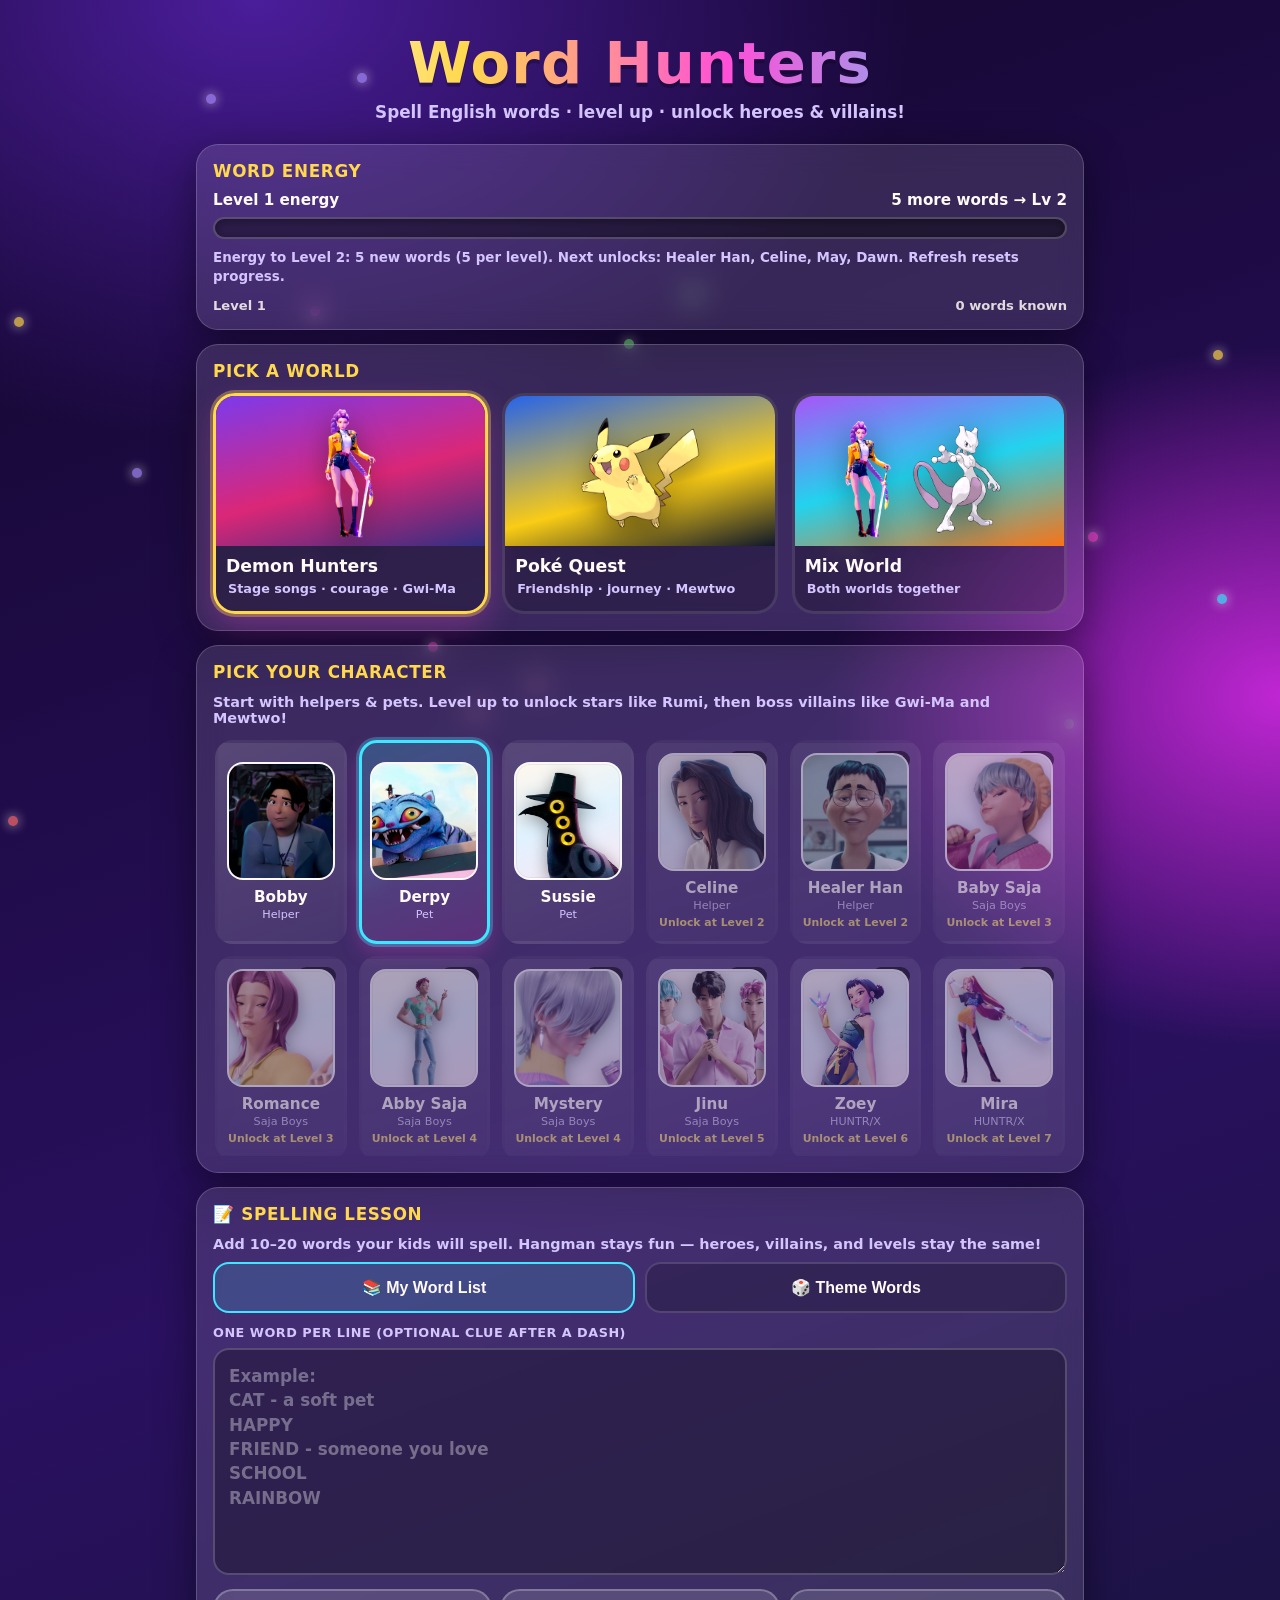
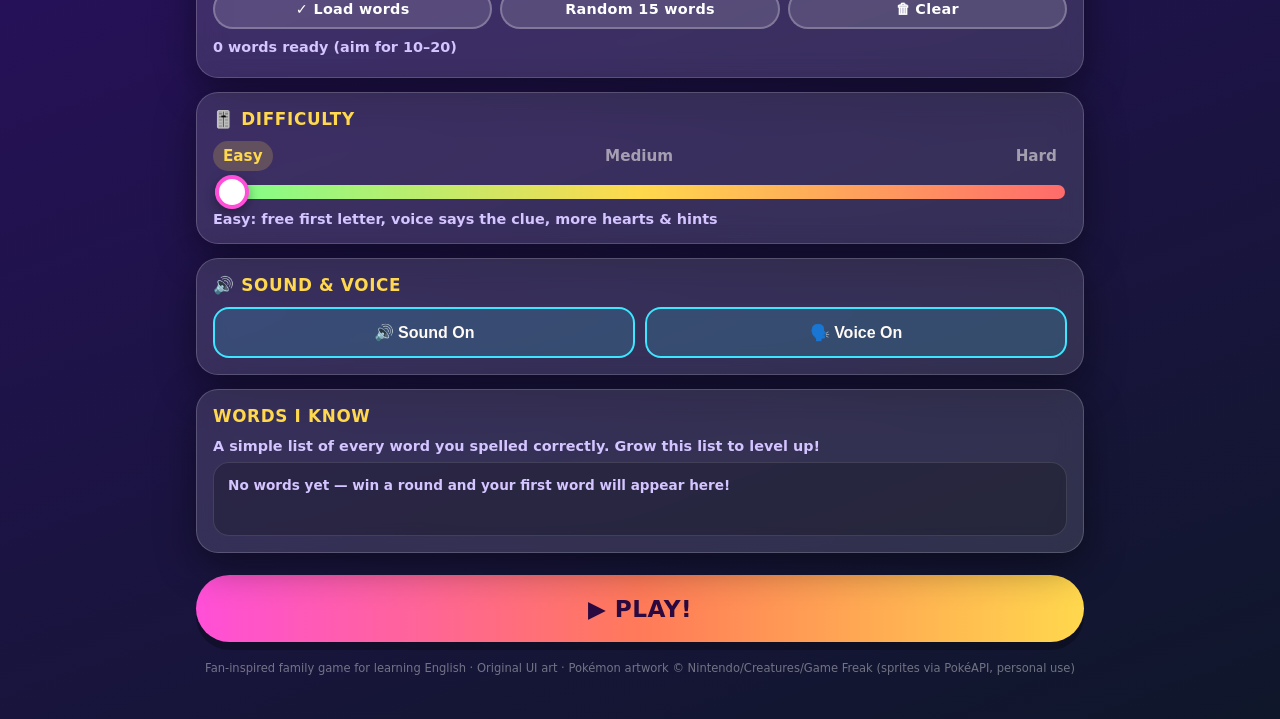
<file: index.html>
<!DOCTYPE html>
<html lang="en">
<head>
  <meta charset="UTF-8" />
  <meta name="viewport" content="width=device-width, initial-scale=1" />
  <meta name="theme-color" content="#1a0a3e" />
  <meta name="apple-mobile-web-app-capable" content="yes" />
  <meta name="apple-mobile-web-app-status-bar-style" content="black-translucent" />
  <meta name="apple-mobile-web-app-title" content="Word Hunters" />
  <title>Word Hunters</title>
  <link rel="apple-touch-icon" sizes="180x180" href="/Hangman/icons/apple-touch-icon.png" />
  <link rel="icon" type="image/png" sizes="32x32" href="/Hangman/icons/favicon-32.png" />
  <link rel="manifest" href="/Hangman/manifest.webmanifest" />
  <!-- Fallback if rewrites are not applied; primary path is vercel.json rewrite to /Hangman/ -->
  <meta http-equiv="refresh" content="0; url=/Hangman/" />
  <script>location.replace('/Hangman/');</script>
</head>
<body>
  <p>Loading <a href="/Hangman/">Word Hunters</a>…</p>
</body>
</html>
</file>
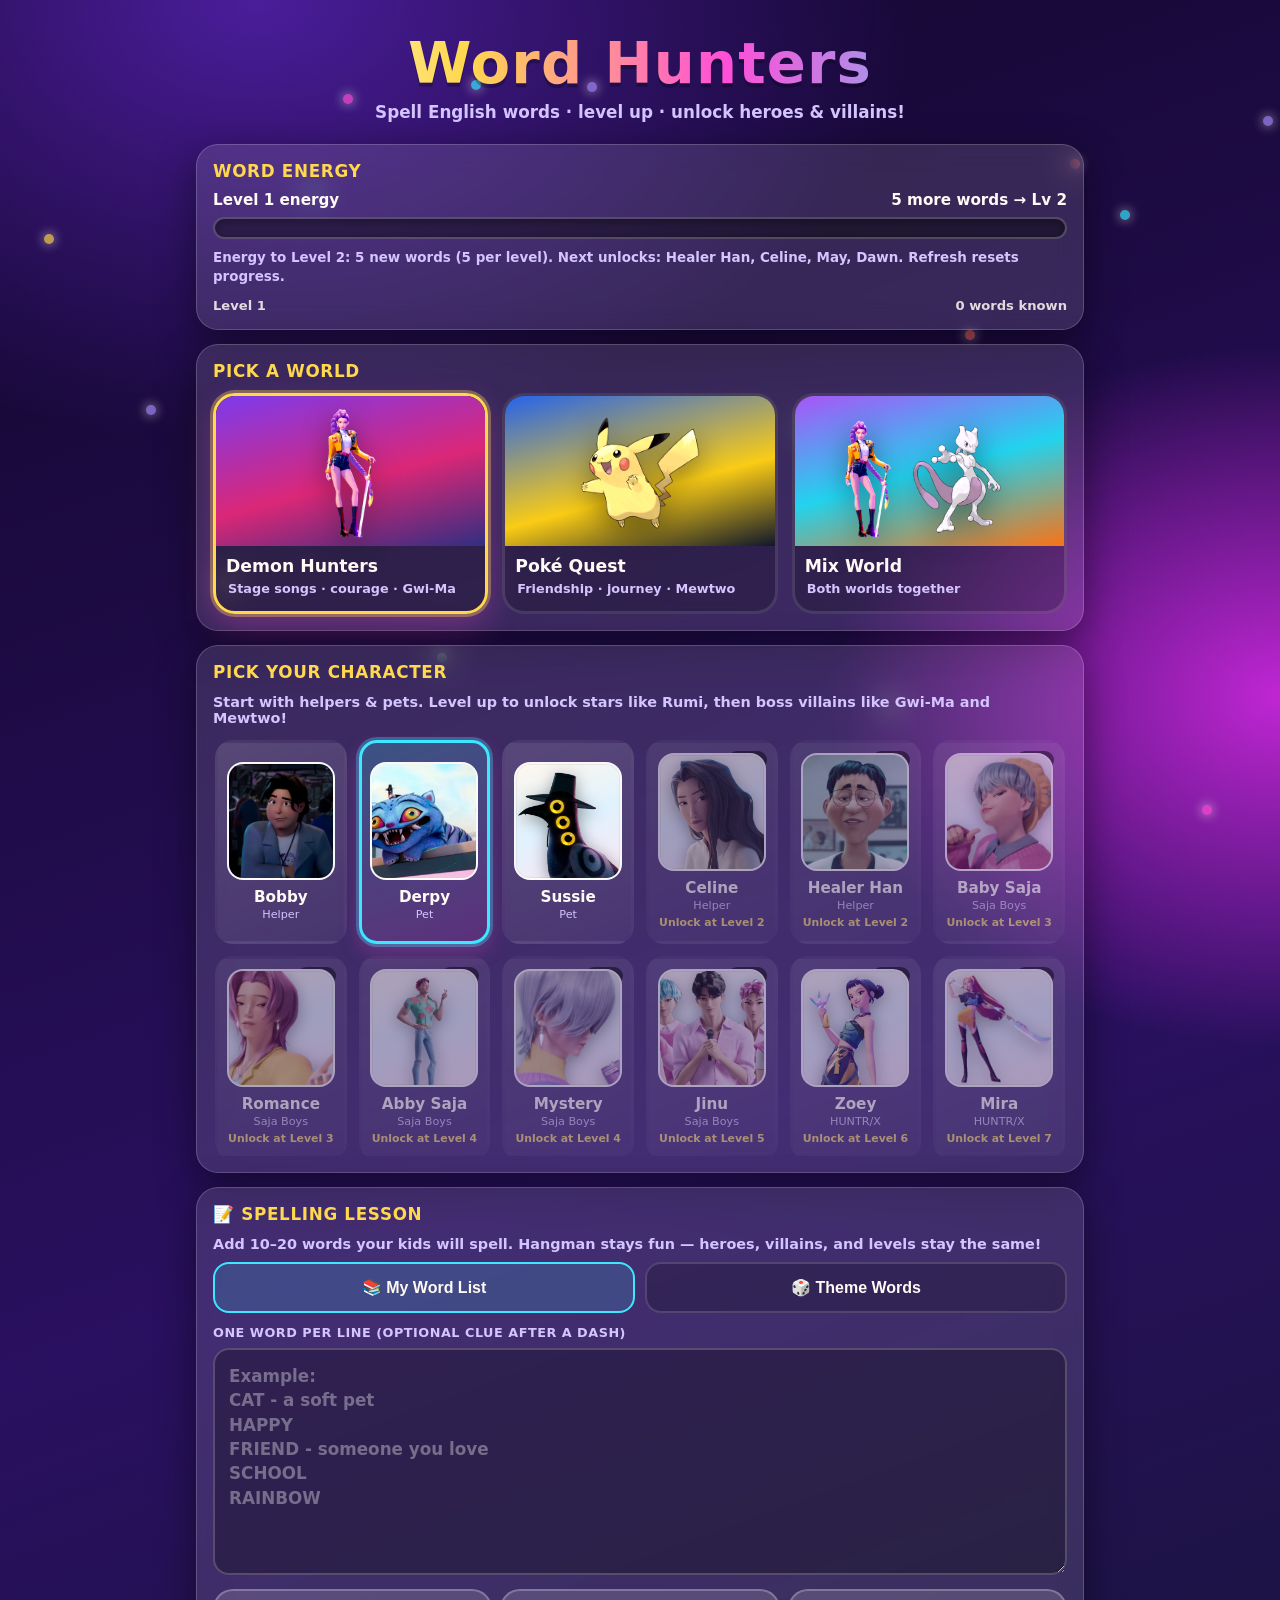
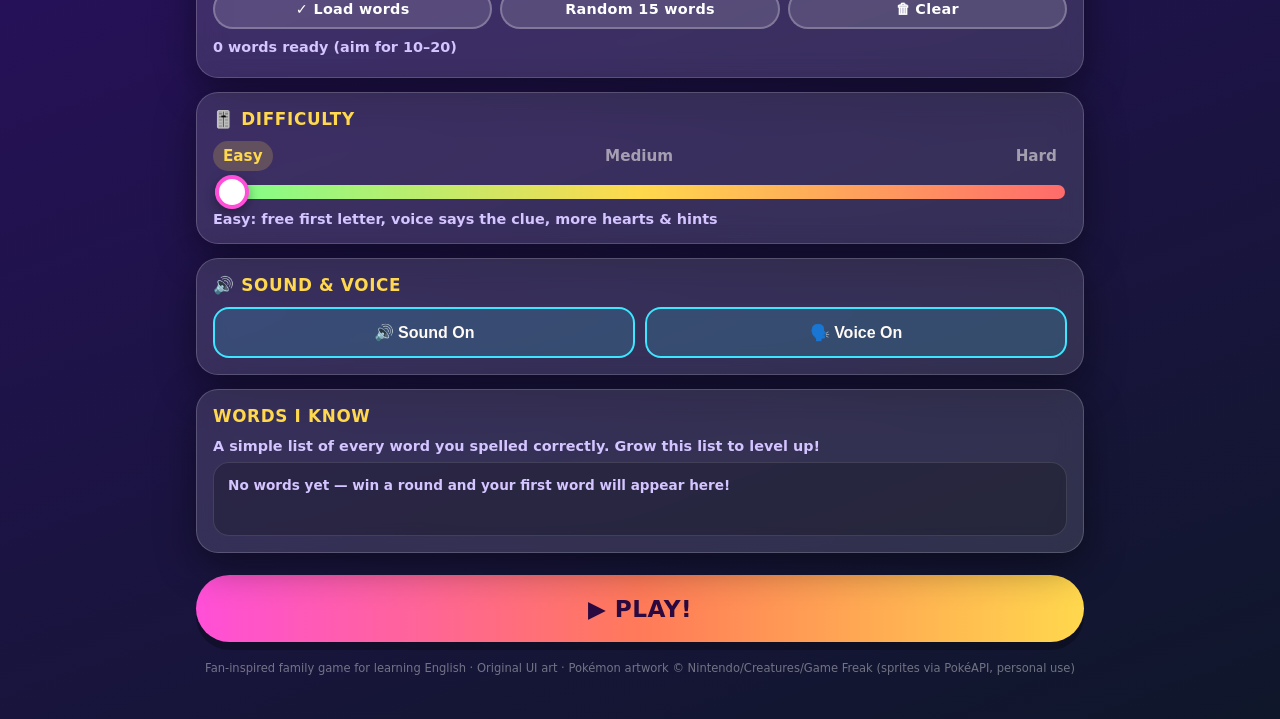
<file: Hangman/index.html>
<!DOCTYPE html>
<html lang="en">
<head>
<meta charset="UTF-8" />
<meta name="viewport" content="width=device-width, initial-scale=1, maximum-scale=1, user-scalable=no, viewport-fit=cover" />
<meta name="theme-color" content="#1a0a3e" />
<meta name="apple-mobile-web-app-capable" content="yes" />
<meta name="apple-mobile-web-app-status-bar-style" content="black-translucent" />
<meta name="apple-mobile-web-app-title" content="Word Hunters" />
<title>Word Hunters — Spelling Hangman</title>
<link rel="apple-touch-icon" sizes="180x180" href="icons/apple-touch-icon.png" />
<link rel="icon" type="image/png" sizes="32x32" href="icons/favicon-32.png" />
<link rel="manifest" href="manifest.webmanifest" />
<link rel="stylesheet" href="styles-full.css" />
</head>
<body>

<div class="fx-layer" id="fx" aria-hidden="true"></div>
<canvas id="confetti"></canvas>

<div class="app">
  <!-- ========== HOME ========== -->
  <section class="screen active" id="screen-home" aria-label="Home">
    <div class="logo-wrap">
      <div class="logo">Word Hunters</div>
      <p class="tagline">Spell English words · level up · unlock heroes &amp; villains!</p>
    </div>

    <!-- Energy / level-up bar (always visible) -->
    <div class="panel energy-panel" id="energy-panel">
      <h2>Word Energy</h2>
      <div class="level-meta">
        <span id="energy-label">Level 1 energy</span>
        <span id="energy-next">5 more words → Lv 2</span>
      </div>
      <div class="energy-track" aria-hidden="true">
        <div class="energy-fill" id="energy-fill"></div>
      </div>
      <p class="level-hint" id="energy-hint">Spell new words to fill the energy bar and unlock stronger characters!</p>
      <div class="level-meta subtle">
        <span id="level-label">Level 1</span>
        <span id="words-known-label">0 words known</span>
      </div>
      <div class="level-track hidden-track" aria-hidden="true"><div class="level-fill" id="level-fill"></div></div>
      <p class="level-hint" id="level-hint" hidden></p>
    </div>

    <div class="panel">
      <h2>Pick a World</h2>
      <div class="worlds" role="radiogroup" aria-label="World">
        <button type="button" class="world-card selected" data-world="demon" role="radio" aria-checked="true">
          <span class="world-thumb world-thumb-demon">
            <img src="images/rumi.png" alt="Demon Hunters" />
          </span>
          <span class="name">Demon Hunters</span>
          <span class="desc">Stage songs · courage · Gwi-Ma</span>
        </button>
        <button type="button" class="world-card" data-world="poke" role="radio" aria-checked="false">
          <span class="world-thumb world-thumb-poke">
            <img src="images/pikachu.png" alt="Poké Quest" />
          </span>
          <span class="name">Poké Quest</span>
          <span class="desc">Friendship · journey · Mewtwo</span>
        </button>
        <button type="button" class="world-card" data-world="mix" role="radio" aria-checked="false">
          <span class="world-thumb world-thumb-mix">
            <img class="mix-a" src="images/rumi.png" alt="" />
            <img class="mix-b" src="images/mewtwo.png" alt="" />
          </span>
          <span class="name">Mix World</span>
          <span class="desc">Both worlds together</span>
        </button>
      </div>
    </div>

    <div class="panel">
      <h2>Pick Your Character</h2>
      <p class="line" style="margin:0 0 10px;font-size:.9rem">
        Start with helpers &amp; pets. Level up to unlock stars like <strong>Rumi</strong>, then boss villains like <strong>Gwi-Ma</strong> and <strong>Mewtwo</strong>!
      </p>
      <div class="char-grid" id="hero-picker" role="radiogroup" aria-label="Choose your character"></div>
    </div>

    <div class="panel">
      <h2>📝 Spelling Lesson</h2>
      <p class="line" style="margin:0 0 10px;font-size:.9rem">
        Add <strong>10–20 words</strong> your kids will spell. Hangman stays fun — heroes, villains, and levels stay the same!
      </p>
      <div class="toggles" style="margin-bottom:12px">
        <button type="button" class="toggle on" id="mode-custom" aria-pressed="true">📚 My Word List</button>
        <button type="button" class="toggle" id="mode-theme" aria-pressed="false">🎲 Theme Words</button>
      </div>
      <div id="custom-words-panel">
        <label class="field-label" for="word-input">One word per line (optional clue after a dash)</label>
        <textarea id="word-input" class="word-input" rows="8" spellcheck="true" placeholder="Example:&#10;CAT - a soft pet&#10;HAPPY&#10;FRIEND - someone you love&#10;SCHOOL&#10;RAINBOW"></textarea>
        <div class="word-tools">
          <button type="button" class="btn btn-secondary" id="btn-parse-words">✓ Load words</button>
          <button type="button" class="btn btn-secondary" id="btn-sample-words">Random 15 words</button>
          <button type="button" class="btn btn-secondary" id="btn-clear-words">🗑 Clear</button>
        </div>
        <p class="line" id="word-count" style="margin:10px 0 6px;font-size:.9rem">0 words ready (aim for 10–20)</p>
        <div class="word-chips" id="word-chips"></div>
      </div>
      <p class="line" id="theme-mode-note" style="display:none;margin:0;font-size:.9rem">
        Theme mode uses everyday English words from the story worlds (friendship, courage, journey…) — not character names.
      </p>
    </div>

    <div class="panel">
      <h2>🎚️ Difficulty</h2>
      <div class="diff-row">
        <div class="diff-labels">
          <span data-diff="0" class="on">Easy</span>
          <span data-diff="1">Medium</span>
          <span data-diff="2">Hard</span>
        </div>
        <input type="range" id="diff" min="0" max="2" step="1" value="0" aria-label="Difficulty" />
      </div>
      <p class="line" id="diff-help" style="margin:10px 0 0;font-size:.9rem">
        Easy: free first letter, voice says the clue, more hearts & hints
      </p>
    </div>

    <div class="panel">
      <h2>🔊 Sound & Voice</h2>
      <div class="toggles">
        <button type="button" class="toggle on" id="tog-sound" aria-pressed="true">🔊 Sound On</button>
        <button type="button" class="toggle on" id="tog-voice" aria-pressed="true">🗣️ Voice On</button>
      </div>
    </div>

    <div class="panel">
      <h2>Words I Know</h2>
      <p class="line" style="margin:0 0 8px;font-size:.9rem">
        A simple list of every word you spelled correctly. Grow this list to level up!
      </p>
      <div class="shelf word-book" id="shelf"></div>
    </div>

    <button type="button" class="btn btn-primary" id="btn-play">▶ PLAY!</button>
    <p class="foot">
      Fan-inspired family game for learning English · Original UI art ·
      Pokémon artwork © Nintendo/Creatures/Game Freak (sprites via PokéAPI, personal use)
    </p>
  </section>

  <!-- ========== GAME ========== -->
  <section class="screen" id="screen-game" aria-label="Game">
    <div class="game-top">
      <button type="button" class="btn btn-icon" id="btn-home" title="Home" aria-label="Home">🏠</button>
      <div class="theme-banner" id="theme-banner">🎤 Demon Hunters</div>
      <div class="lesson-progress" id="lesson-progress" hidden>1 / 10</div>
      <div class="hearts" id="hearts" aria-label="Lives remaining"></div>
    </div>

    <div class="stage demon" id="stage">
      <div class="meter-bar" aria-hidden="true"><div class="meter-fill" id="meter"></div></div>
      <div class="step-track" id="step-track" aria-hidden="true"></div>

      <!-- Battle lane: villain walks right → toward YOU on each wrong guess -->
      <div class="battle-lane">
        <div class="actor villain-side" id="villain-wrap">
          <div class="actor-tag villain-tag">VILLAIN</div>
          <div class="actor-sprite villain photo-loading" id="villain"></div>
          <div class="actor-name" id="villain-name">Gwi-Ma</div>
        </div>

        <div class="vs-badge" id="vs-badge">VS</div>

        <div class="actor hero-side" id="hero-wrap">
          <div class="actor-tag hero-tag">YOU</div>
          <div class="actor-sprite hero-avatar photo-loading" id="hero-sprite"></div>
          <div class="actor-name" id="hero-name">Rumi</div>
        </div>
      </div>

      <div class="pokeball" id="pokeball" hidden></div>
      <div class="stage-floor"></div>
      <div class="stage-caption" id="stage-caption">Wrong letter = villain takes one step closer!</div>
    </div>

    <div class="hint-card">
      <div class="hint-pic photo-loading" id="hint-pic"></div>
      <div class="hint-meta">
        <div class="label">Picture hint</div>
        <div class="clue" id="hint-clue">Guess the word!</div>
      </div>
      <div class="hint-actions">
        <button type="button" class="btn btn-icon" id="btn-speak" title="Hear the word" aria-label="Hear word">🔈</button>
        <button type="button" class="btn btn-icon" id="btn-hint" title="Hint" aria-label="Hint">💡</button>
      </div>
    </div>

    <div class="word-row" id="word-row" aria-live="polite"></div>
    <div class="keyboard" id="keyboard" role="group" aria-label="Letter keyboard"></div>
  </section>

  <!-- ========== RESULT (per word) ========== -->
  <section class="screen" id="screen-result" aria-label="Result">
    <div class="panel result-card">
      <div class="result-pic" id="result-pic">🎉</div>
      <h1 id="result-title">You did it!</h1>
      <div class="stars" id="result-stars">⭐⭐⭐</div>
      <p class="line" id="result-line">Great spelling!</p>
      <div class="result-word" id="result-word">WORD</div>
      <p class="line" id="result-spell-practice" style="margin-top:4px">Let’s learn it:</p>
      <div class="spell-out" id="spell-out"></div>
      <button type="button" class="btn btn-secondary" id="btn-hear-word" style="margin-top:8px">🔈 Hear the word</button>
      <div class="result-actions">
        <button type="button" class="btn btn-secondary" id="btn-again">🔄 Try Again</button>
        <button type="button" class="btn btn-primary" id="btn-next" style="width:auto;margin:0;padding:16px 32px">Next word ▶</button>
      </div>
      <button type="button" class="btn btn-secondary" id="btn-result-home" style="margin-top:12px">🏠 Home</button>
    </div>
  </section>

  <!-- ========== LESSON SUMMARY ========== -->
  <section class="screen" id="screen-summary" aria-label="Lesson complete">
    <div class="panel result-card">
      <div class="result-pic" style="font-size:3.5rem">📖✨</div>
      <h1>Lesson complete!</h1>
      <p class="line" id="summary-line">You practiced 10 words. Let’s review the spellings.</p>
      <div class="stars" id="summary-stars">⭐⭐⭐</div>
      <div class="summary-list" id="summary-list"></div>
      <div class="result-actions" style="margin-top:16px">
        <button type="button" class="btn btn-secondary" id="btn-summary-retry">🔄 Practice missed</button>
        <button type="button" class="btn btn-primary" id="btn-summary-again" style="width:auto;margin:0;padding:16px 28px">Play list again ▶</button>
      </div>
      <button type="button" class="btn btn-secondary" id="btn-summary-home" style="margin-top:12px">🏠 Home</button>
    </div>
  </section>
</div>


<script src="images-embed-1.js"></script>
<script src="images-embed-2.js"></script>
<script src="words-bank.js"></script>
<script src="game.js"></script>
</body>
</html>
</file>
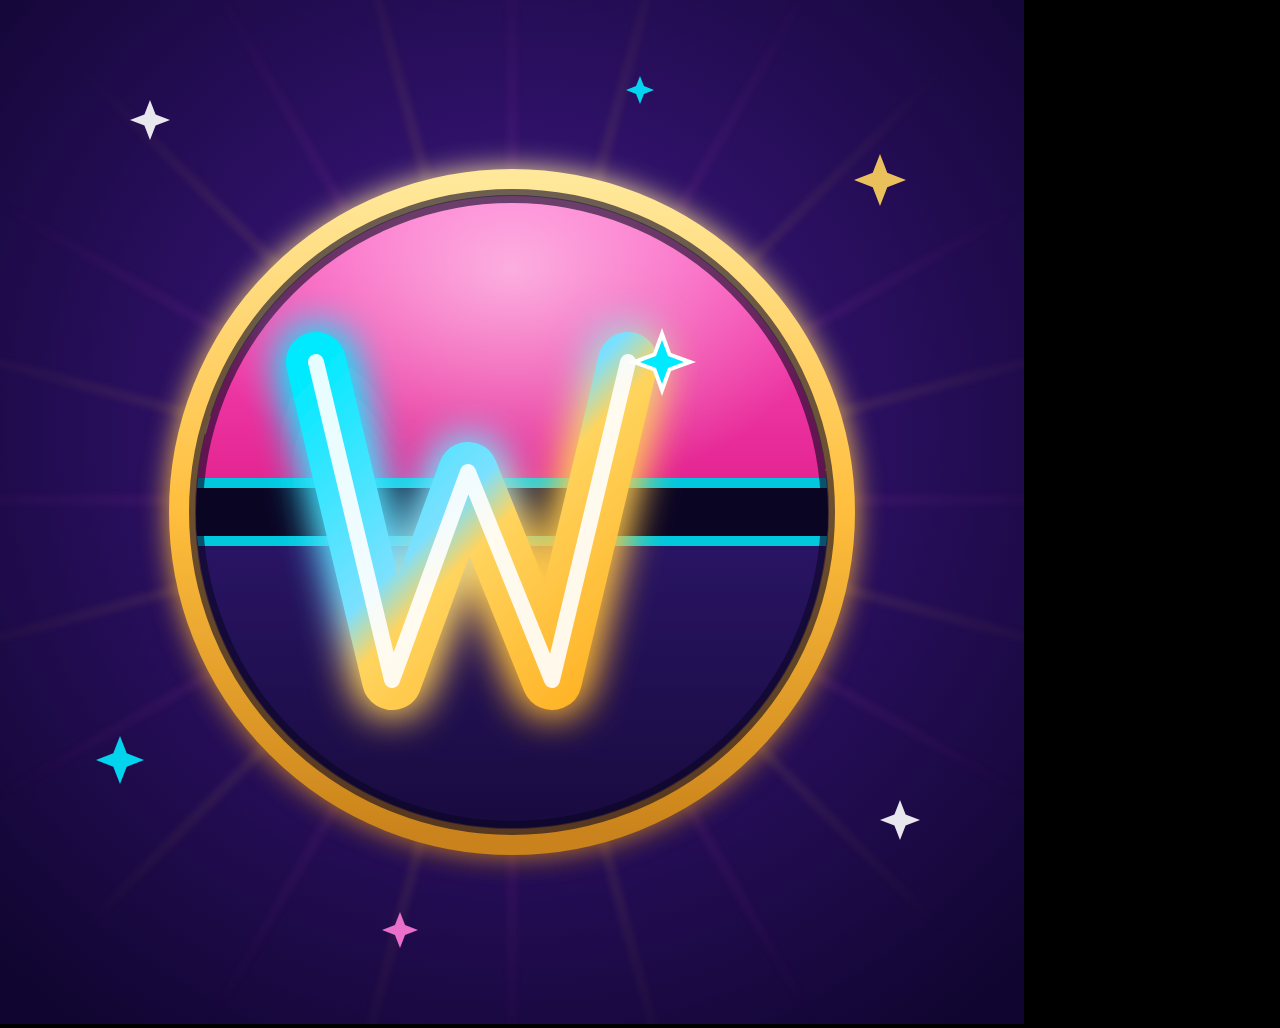
<file: Hangman/icons/_src/icon.html>
<!DOCTYPE html>
<html>
<head>
<meta charset="utf-8" />
<style>
  html,body{margin:0;padding:0;background:#000;overflow:hidden;}
  #stage{width:1024px;height:1024px;}
</style>
</head>
<body>
<div id="stage">
<svg id="icon" width="1024" height="1024" viewBox="0 0 1024 1024" xmlns="http://www.w3.org/2000/svg">
  <defs>
    <!-- Background radial -->
    <radialGradient id="bg" cx="50%" cy="42%" r="72%">
      <stop offset="0%"  stop-color="#4a1f8f"/>
      <stop offset="45%" stop-color="#2c1063"/>
      <stop offset="100%" stop-color="#100530"/>
    </radialGradient>

    <!-- Badge top (Poke nod: magenta dome) -->
    <linearGradient id="domeTop" x1="0" y1="0" x2="0" y2="1">
      <stop offset="0%"  stop-color="#ff58c6"/>
      <stop offset="100%" stop-color="#e01e8a"/>
    </linearGradient>
    <!-- Badge bottom (indigo dome) -->
    <linearGradient id="domeBot" x1="0" y1="0" x2="0" y2="1">
      <stop offset="0%"  stop-color="#2a1566"/>
      <stop offset="100%" stop-color="#170a3c"/>
    </linearGradient>

    <!-- W stroke gradient -->
    <linearGradient id="wGrad" x1="0" y1="0" x2="1" y2="1">
      <stop offset="0%"   stop-color="#00eaff"/>
      <stop offset="45%"  stop-color="#7be0ff"/>
      <stop offset="55%"  stop-color="#ffd45e"/>
      <stop offset="100%" stop-color="#ffb020"/>
    </linearGradient>

    <linearGradient id="ringGold" x1="0" y1="0" x2="0" y2="1">
      <stop offset="0%"  stop-color="#ffe89a"/>
      <stop offset="50%" stop-color="#ffbe3d"/>
      <stop offset="100%" stop-color="#c9821a"/>
    </linearGradient>

    <radialGradient id="gloss" cx="50%" cy="28%" r="55%">
      <stop offset="0%"  stop-color="#ffffff" stop-opacity="0.55"/>
      <stop offset="100%" stop-color="#ffffff" stop-opacity="0"/>
    </radialGradient>

    <filter id="softGlow" x="-60%" y="-60%" width="220%" height="220%">
      <feGaussianBlur stdDeviation="14" result="b"/>
      <feMerge><feMergeNode in="b"/><feMergeNode in="SourceGraphic"/></feMerge>
    </filter>
    <filter id="wGlow" x="-80%" y="-80%" width="260%" height="260%">
      <feGaussianBlur stdDeviation="22" result="b"/>
      <feMerge><feMergeNode in="b"/><feMergeNode in="b"/><feMergeNode in="SourceGraphic"/></feMerge>
    </filter>
    <filter id="rayBlur" x="-50%" y="-50%" width="200%" height="200%">
      <feGaussianBlur stdDeviation="5"/>
    </filter>
  </defs>

  <!-- Background -->
  <rect width="1024" height="1024" fill="url(#bg)"/>

  <!-- Radiant concert rays behind badge -->
  <g filter="url(#rayBlur)" opacity="0.55">
    <g id="rays" transform="translate(512,500)">
      <!-- generated rays -->
    </g>
  </g>

  <!-- Sparkle stars (K-pop stage sparkle) -->
  <g id="sparkles" fill="#fff"></g>

  <!-- Collectible badge (Poke-ball split disc) -->
  <g transform="translate(512,512)">
    <!-- outer gold ring glow -->
    <circle r="330" fill="none" stroke="url(#ringGold)" stroke-width="26" filter="url(#softGlow)"/>
    <!-- disc -->
    <clipPath id="disc"><circle r="316"/></clipPath>
    <g clip-path="url(#disc)">
      <rect x="-320" y="-320" width="640" height="330" fill="url(#domeTop)"/>
      <rect x="-320" y="10"  width="640" height="330" fill="url(#domeBot)"/>
      <!-- center cyan energy band -->
      <rect x="-320" y="-34" width="640" height="68" fill="#0b0524"/>
      <rect x="-320" y="-34" width="640" height="10" fill="#00eaff" opacity="0.85"/>
      <rect x="-320" y="24"  width="640" height="10" fill="#00eaff" opacity="0.85"/>
      <!-- gloss -->
      <ellipse cx="0" cy="-150" rx="300" ry="210" fill="url(#gloss)"/>
    </g>
    <circle r="316" fill="none" stroke="#0b0524" stroke-width="14" opacity="0.6"/>

    <!-- The W hero mark -->
    <g filter="url(#wGlow)">
      <path d="M -196 -150 L -120 168 L -44 -40 L 40 168 L 116 -150"
            fill="none" stroke="url(#wGrad)" stroke-width="60"
            stroke-linecap="round" stroke-linejoin="round"/>
    </g>
    <path d="M -196 -150 L -120 168 L -44 -40 L 40 168 L 116 -150"
          fill="none" stroke="#ffffff" stroke-width="16"
          stroke-linecap="round" stroke-linejoin="round" opacity="0.9"/>
    <!-- collectible spark on W peak -->
    <g transform="translate(150,-150)">
      <path d="M0,-34 L9,-9 L34,0 L9,9 L0,34 L-9,9 L-34,0 L-9,-9 Z" fill="#fff"/>
      <path d="M0,-22 L6,-6 L22,0 L6,6 L0,22 L-6,6 L-22,0 L-6,-6 Z" fill="#00eaff"/>
    </g>
  </g>
</svg>
</div>
<script>
  const svgns = "http://www.w3.org/2000/svg";
  // Rays
  const rays = document.getElementById('rays');
  const N = 24;
  for(let i=0;i<N;i++){
    const a = (i/N)*Math.PI*2;
    const len = 620, w = 26;
    const x1 = Math.cos(a-0.02)*90, y1 = Math.sin(a-0.02)*90;
    const x2 = Math.cos(a+0.02)*90, y2 = Math.sin(a+0.02)*90;
    const xt = Math.cos(a)*len, yt = Math.sin(a)*len;
    const p = document.createElementNS(svgns,'path');
    p.setAttribute('d',`M${x1},${y1} L${x2},${y2} L${xt},${yt} Z`);
    p.setAttribute('fill', i%2? '#ffcf4d' : '#ff5ec7');
    p.setAttribute('opacity', i%2? '0.9':'0.7');
    rays.appendChild(p);
  }
  // Sparkles
  const sp = document.getElementById('sparkles');
  const stars = [[150,120,20,'#fff'],[880,180,26,'#ffd45e'],[120,760,24,'#00eaff'],
                 [900,820,20,'#fff'],[812,470,16,'#ffd45e'],[210,430,15,'#fff'],
                 [640,90,14,'#00eaff'],[400,930,18,'#ff7ad9']];
  for(const [x,y,r,c] of stars){
    const g = document.createElementNS(svgns,'g');
    g.setAttribute('transform',`translate(${x},${y})`);
    const p = document.createElementNS(svgns,'path');
    p.setAttribute('d',`M0,${-r} L${r*0.28},${-r*0.28} L${r},0 L${r*0.28},${r*0.28} L0,${r} L${-r*0.28},${r*0.28} L${-r},0 L${-r*0.28},${-r*0.28} Z`);
    p.setAttribute('fill', c);
    p.setAttribute('opacity','0.9');
    g.appendChild(p);
    sp.appendChild(g);
  }
</script>
</body>
</html>
</file>
<file: Hangman/styles-full.css>
/* =========================================================
   Word Hunters — kid-friendly hangman
   Bright, playful look; huge touch targets; high contrast.
   ========================================================= */
:root {
  --bg0: #12062b;
  --bg1: #2a1060;
  --pink: #ff4fd8;
  --cyan: #3de7ff;
  --gold: #ffd84d;
  --lime: #7dff8a;
  --coral: #ff6b6b;
  --purple: #a78bfa;
  --card: rgba(255,255,255,0.12);
  --card-solid: #2d1b69;
  --text: #fffaf5;
  --muted: #d4c4ff;
  --shadow: 0 12px 40px rgba(0,0,0,.45);
  --radius: 22px;
  --safe-b: env(safe-area-inset-bottom, 0px);
  --font: "Segoe UI", system-ui, -apple-system, "Comic Sans MS", "Chalkboard SE", sans-serif;
}
* { box-sizing: border-box; -webkit-tap-highlight-color: transparent; }
html, body {
  margin: 0; min-height: 100%;
  font-family: var(--font);
  color: var(--text);
  background: radial-gradient(1200px 800px at 20% 0%, #4b1d9b 0%, transparent 55%),
              radial-gradient(900px 700px at 100% 30%, #c026d3 0%, transparent 50%),
              linear-gradient(160deg, var(--bg0), var(--bg1) 50%, #0f172a);
  overflow-x: hidden;
}
body { padding-bottom: calc(16px + var(--safe-b)); }

/* Floating particles */
.fx-layer {
  position: fixed; inset: 0; pointer-events: none; z-index: 0; overflow: hidden;
}
.spark {
  position: absolute; font-size: 18px; opacity: .55;
  animation: floaty var(--dur, 8s) ease-in-out infinite;
  animation-delay: var(--delay, 0s);
}
.spark-dot {
  width: 10px; height: 10px; border-radius: 50%;
  font-size: 0; opacity: .7;
  box-shadow: 0 0 12px currentColor;
}
@keyframes floaty {
  0%,100% { transform: translateY(0) rotate(0deg); opacity: .35; }
  50% { transform: translateY(-40px) rotate(15deg); opacity: .9; }
}

.app { position: relative; z-index: 1; max-width: 920px; margin: 0 auto; padding: 16px; min-height: 100dvh; }

/* Screens */
.screen { display: none; animation: rise .45s cubic-bezier(.2,.9,.3,1); }
.screen.active { display: block; }
@keyframes rise {
  from { opacity: 0; transform: translateY(18px) scale(.98); }
  to { opacity: 1; transform: none; }
}

/* Title */
.logo-wrap { text-align: center; padding: 18px 8px 8px; }
.logo {
  font-size: clamp(2.2rem, 8vw, 3.6rem);
  font-weight: 900; letter-spacing: .02em; line-height: 1.05;
  background: linear-gradient(90deg, #fff 0%, var(--gold) 30%, var(--pink) 60%, var(--cyan) 100%);
  -webkit-background-clip: text; background-clip: text; color: transparent;
  filter: drop-shadow(0 4px 0 rgba(0,0,0,.25));
  animation: titlePulse 2.8s ease-in-out infinite;
}
@keyframes titlePulse {
  0%,100% { transform: scale(1); }
  50% { transform: scale(1.03); }
}
.tagline {
  color: var(--muted); font-size: 1.05rem; margin: 8px 0 0; font-weight: 600;
}

/* Cards / panels */
.panel {
  background: var(--card);
  backdrop-filter: blur(14px);
  border: 1px solid rgba(255,255,255,.18);
  border-radius: var(--radius);
  padding: 16px;
  box-shadow: var(--shadow);
  margin: 14px 0;
}
.panel h2 {
  margin: 0 0 12px; font-size: 1.05rem; letter-spacing: .04em;
  text-transform: uppercase; color: var(--gold);
}

/* Energy bar (level-up progress) */
.energy-panel h2 { margin-bottom: 10px; }
.energy-track {
  height: 22px;
  border-radius: 999px;
  background: rgba(0,0,0,.4);
  border: 2px solid rgba(255,255,255,.22);
  overflow: hidden;
  box-shadow: inset 0 2px 8px rgba(0,0,0,.35);
}
.energy-fill {
  height: 100%;
  width: 0%;
  border-radius: 999px;
  background: linear-gradient(90deg, #22c55e, #84cc16, #facc15, #fb923c, #f472b6);
  box-shadow: 0 0 16px rgba(250,204,21,.45);
  transition: width .5s cubic-bezier(.2,.8,.2,1);
}
.level-meta {
  display: flex;
  justify-content: space-between;
  gap: 8px;
  font-weight: 800;
  font-size: .95rem;
  margin-bottom: 8px;
  flex-wrap: wrap;
}
.level-meta.subtle {
  margin-top: 12px;
  margin-bottom: 0;
  font-size: .82rem;
  opacity: .85;
}
.level-track { height: 10px; border-radius: 999px; background: rgba(0,0,0,.3); overflow: hidden; margin-top: 6px; }
.level-track.hidden-track { display: none; }
.level-fill { height: 100%; width: 0%; background: linear-gradient(90deg, var(--lime), var(--gold)); transition: width .45s ease; }
.level-hint { font-size: .84rem; color: var(--muted); margin: 10px 0 0; font-weight: 600; line-height: 1.35; }

/* World picker — first impression */
.worlds {
  display: grid;
  grid-template-columns: repeat(3, 1fr);
  gap: 14px;
}
@media (max-width: 700px) {
  .worlds { grid-template-columns: 1fr; }
}
.world-card {
  border: 3px solid rgba(255,255,255,.12);
  border-radius: 22px;
  padding: 0 0 14px;
  background: rgba(0,0,0,.2);
  color: var(--text);
  cursor: pointer;
  text-align: center;
  transition: transform .15s, border-color .15s, box-shadow .15s;
  overflow: hidden;
  font-family: inherit;
  display: flex;
  flex-direction: column;
}
.world-card:hover { transform: translateY(-3px); }
.world-card.selected {
  border-color: var(--gold);
  box-shadow: 0 0 0 3px rgba(255,216,77,.35), 0 14px 32px rgba(255,79,216,.28);
}
.world-card .world-thumb {
  width: 100%;
  height: 150px;
  margin: 0;
  padding: 12px 10px 8px;
  box-sizing: border-box;
  display: flex;
  align-items: flex-end;
  justify-content: center;
  gap: 6px;
  overflow: visible;
  position: relative;
}
.world-card .world-thumb img {
  max-height: 130px;
  max-width: 100%;
  width: auto;
  height: auto;
  object-fit: contain;
  object-position: center bottom;
  filter: brightness(1.12) contrast(1.05) drop-shadow(0 8px 14px rgba(0,0,0,.4));
  display: block;
  pointer-events: none;
}
/* Mix world: two characters side by side */
.world-card .world-thumb-mix {
  gap: 4px;
}
.world-card .world-thumb-mix img {
  max-height: 118px;
  max-width: 48%;
}
.world-thumb-demon {
  background: linear-gradient(165deg, #7c3aed 0%, #db2777 55%, #312e81 100%);
}
.world-thumb-poke {
  background: linear-gradient(165deg, #2563eb 0%, #facc15 60%, #0f172a 100%);
}
.world-thumb-mix {
  background: linear-gradient(165deg, #a855f7 0%, #22d3ee 50%, #f97316 100%);
}
.world-card .name {
  font-weight: 900;
  font-size: 1.08rem;
  padding: 10px 10px 0;
}
.world-card .desc {
  font-size: .8rem;
  color: var(--muted);
  margin-top: 4px;
  padding: 0 12px;
  line-height: 1.35;
  font-weight: 600;
}

/* Words I Know — plain text list */
.word-book.shelf {
  display: block;
  max-height: 260px;
  overflow-y: auto;
  background: rgba(0,0,0,.22);
  border-radius: 16px;
  border: 1px solid rgba(255,255,255,.12);
  padding: 10px 14px;
}
.word-list {
  margin: 0;
  padding: 0 0 0 1.25rem;
  list-style: decimal;
}
.word-list li {
  padding: 5px 0;
  border-bottom: 1px solid rgba(255,255,255,.08);
  font-size: .95rem;
  font-weight: 700;
  line-height: 1.35;
}
.word-list li:last-child { border-bottom: none; }
.word-list .wmeta {
  font-weight: 600;
  color: var(--muted);
  font-size: .82rem;
  margin-left: 4px;
}
.word-list-empty,
.word-list-count {
  margin: 8px 0 0;
  font-size: .85rem;
  color: var(--muted);
  font-weight: 600;
}
.word-list-empty { margin: 4px 0; }

/* Difficulty */
.diff-row { display: flex; align-items: center; gap: 12px; flex-wrap: wrap; }
.diff-labels { display: flex; justify-content: space-between; width: 100%; font-weight: 800; font-size: .95rem; }
.diff-labels span { opacity: .55; cursor: pointer; padding: 6px 10px; border-radius: 999px; }
.diff-labels span.on {
  opacity: 1; background: rgba(255,216,77,.2); color: var(--gold);
}
input[type="range"] {
  -webkit-appearance: none; appearance: none;
  width: 100%; height: 14px; border-radius: 999px;
  background: linear-gradient(90deg, var(--lime), var(--gold), var(--coral));
  outline: none;
}
input[type="range"]::-webkit-slider-thumb {
  -webkit-appearance: none; width: 34px; height: 34px; border-radius: 50%;
  background: #fff; border: 4px solid var(--pink);
  box-shadow: 0 4px 12px rgba(0,0,0,.35); cursor: pointer;
}

/* Toggles */
.toggles { display: flex; gap: 10px; flex-wrap: wrap; }
.toggle {
  flex: 1; min-width: 120px;
  display: flex; align-items: center; justify-content: center; gap: 8px;
  padding: 14px; border-radius: 16px; border: 2px solid rgba(255,255,255,.15);
  background: rgba(0,0,0,.2); color: var(--text); font-weight: 800; font-size: 1rem;
  cursor: pointer;
}
.toggle.on { border-color: var(--cyan); background: rgba(61,231,255,.15); }

/* Collection */
.shelf {
  display: flex; gap: 8px; overflow-x: auto; padding: 6px 2px 10px;
  min-height: 74px; scrollbar-width: thin;
}
.badge {
  flex: 0 0 auto; width: 64px; height: 64px; border-radius: 16px;
  background: rgba(0,0,0,.28); border: 2px solid rgba(255,255,255,.2);
  display: grid; place-items: center; font-size: 1.6rem; position: relative;
  overflow: hidden;
}
.badge img {
  width: 100%; height: 100%;
  object-fit: cover;
  object-position: center 15%;
  display: block;
}
.badge .count {
  position: absolute; bottom: 2px; right: 4px; font-size: .65rem;
  background: var(--pink); border-radius: 8px; padding: 0 4px; font-weight: 800;
}
.shelf-empty { color: var(--muted); font-size: .9rem; padding: 12px; }

/* Buttons */
.btn {
  appearance: none; border: none; cursor: pointer;
  font-family: inherit; font-weight: 900; letter-spacing: .02em;
  border-radius: 999px; padding: 16px 28px; font-size: 1.15rem;
  transition: transform .12s, filter .12s, box-shadow .12s;
  box-shadow: 0 8px 0 rgba(0,0,0,.25);
}
.btn:active { transform: translateY(3px); box-shadow: 0 4px 0 rgba(0,0,0,.25); }
.btn-primary {
  width: 100%; margin-top: 8px;
  background: linear-gradient(90deg, var(--pink), #ff7a59 50%, var(--gold));
  color: #2a0a40; font-size: 1.45rem; padding: 20px;
  animation: playGlow 2s ease-in-out infinite;
}
@keyframes playGlow {
  0%,100% { filter: brightness(1); }
  50% { filter: brightness(1.12); }
}
.btn-secondary {
  background: rgba(255,255,255,.14); color: #fff; border: 2px solid rgba(255,255,255,.25);
  box-shadow: none; padding: 12px 18px; font-size: 1rem;
}
.btn-icon {
  width: 48px; height: 48px; border-radius: 50%; padding: 0;
  display: grid; place-items: center; font-size: 1.3rem;
  background: rgba(255,255,255,.14); color: #fff; box-shadow: none;
  border: 2px solid rgba(255,255,255,.2);
}
.btn:disabled { opacity: .45; cursor: not-allowed; transform: none !important; }

/* Game header */
.game-top {
  display: flex; align-items: center; justify-content: space-between; gap: 8px;
  margin-bottom: 10px;
  flex-wrap: wrap;
}
.theme-banner {
  display: flex; align-items: center; gap: 10px;
  background: rgba(0,0,0,.28); border-radius: 999px; padding: 8px 14px;
  font-weight: 800; font-size: .95rem;
  flex: 1;
  min-width: 0;
  justify-content: center;
}
.hearts { display: flex; gap: 5px; align-items: center; }
.heart {
  width: 18px; height: 16px;
  position: relative;
  display: inline-block;
  transition: transform .2s, opacity .2s, filter .2s;
}
.heart::before,
.heart::after {
  content: "";
  position: absolute;
  width: 10px; height: 16px;
  border-radius: 10px 10px 0 0;
  background: #ff4d6d;
  top: 0;
}
.heart::before { left: 9px; transform: rotate(-45deg); transform-origin: 0 100%; }
.heart::after { left: 0; transform: rotate(45deg); transform-origin: 100% 100%; }
.heart.filled::before,
.heart.filled::after { background: #ff4d6d; box-shadow: 0 0 8px rgba(255,77,109,.55); }
.heart.empty { opacity: .28; filter: grayscale(1); transform: scale(.9); }
.heart.empty::before,
.heart.empty::after { background: #6b7280; }
.heart.lost { filter: grayscale(1); opacity: .3; transform: scale(.85); }

/* Spelling lesson input */
.field-label {
  display: block;
  font-size: .8rem;
  font-weight: 800;
  color: var(--muted);
  text-transform: uppercase;
  letter-spacing: .04em;
  margin-bottom: 8px;
}
.word-input {
  width: 100%;
  min-height: 140px;
  border-radius: 16px;
  border: 2px solid rgba(255,255,255,.2);
  background: rgba(0,0,0,.28);
  color: var(--text);
  font-family: inherit;
  font-size: 1.05rem;
  font-weight: 700;
  padding: 14px;
  resize: vertical;
  line-height: 1.45;
  outline: none;
}
.word-input:focus {
  border-color: var(--cyan);
  box-shadow: 0 0 0 3px rgba(61,231,255,.2);
}
.word-input::placeholder { color: rgba(255,255,255,.35); font-weight: 600; }
.word-tools {
  display: flex;
  flex-wrap: wrap;
  gap: 8px;
  margin-top: 10px;
}
.word-tools .btn { flex: 1; min-width: 100px; padding: 10px 12px; font-size: .9rem; }
.word-chips {
  display: flex;
  flex-wrap: wrap;
  gap: 6px;
  max-height: 120px;
  overflow-y: auto;
}
.word-chip {
  background: rgba(61,231,255,.15);
  border: 1px solid rgba(61,231,255,.35);
  color: #fff;
  border-radius: 999px;
  padding: 4px 10px;
  font-size: .8rem;
  font-weight: 800;
  letter-spacing: .04em;
}
.word-chip .chip-clue {
  opacity: .65;
  font-weight: 600;
  margin-left: 4px;
  text-transform: none;
  letter-spacing: 0;
}
.word-count-ok { color: var(--lime) !important; }
.word-count-warn { color: var(--gold) !important; }

.lesson-progress {
  background: rgba(0,0,0,.35);
  border: 1px solid rgba(255,255,255,.2);
  border-radius: 999px;
  padding: 6px 12px;
  font-weight: 900;
  font-size: .85rem;
  white-space: nowrap;
  color: var(--gold);
}

.spell-out {
  display: flex;
  flex-wrap: wrap;
  justify-content: center;
  gap: 6px;
  margin: 10px 0 4px;
  min-height: 48px;
}
.spell-letter {
  width: 36px;
  height: 44px;
  border-radius: 10px;
  background: linear-gradient(180deg, #22c55e, #15803d);
  border: 2px solid #86efac;
  display: grid;
  place-items: center;
  font-size: 1.25rem;
  font-weight: 900;
  color: #fff;
  animation: tilePop .35s cubic-bezier(.2,1.4,.4,1) both;
}

.summary-list {
  text-align: left;
  max-height: 280px;
  overflow-y: auto;
  margin: 12px 0;
}
.summary-item {
  display: flex;
  align-items: center;
  gap: 10px;
  padding: 10px 12px;
  border-radius: 14px;
  background: rgba(0,0,0,.22);
  border: 1px solid rgba(255,255,255,.12);
  margin-bottom: 8px;
  font-weight: 800;
}
.summary-item .sw {
  font-size: 1.15rem;
  letter-spacing: .12em;
  color: var(--cyan);
  flex: 1;
}
.summary-item .sok { color: var(--lime); }
.summary-item .smiss { color: var(--coral); }
.summary-item button {
  border: none;
  background: rgba(255,255,255,.12);
  color: #fff;
  border-radius: 999px;
  padding: 6px 10px;
  font-weight: 800;
  cursor: pointer;
  font-family: inherit;
}

/* Character picker (home) */
.char-grid {
  display: grid;
  grid-template-columns: repeat(auto-fill, minmax(88px, 1fr));
  gap: 8px;
  max-height: 340px;
  overflow-y: auto;
  padding: 4px 2px 8px;
  scrollbar-width: thin;
}
.char-grid {
  display: grid;
  grid-template-columns: repeat(auto-fill, minmax(120px, 1fr));
  gap: 12px;
  max-height: 420px;
  overflow-y: auto;
  padding: 4px 2px 8px;
}
.char-card {
  border: 3px solid transparent;
  border-radius: 18px;
  padding: 10px 8px 12px;
  background: linear-gradient(160deg, rgba(255,255,255,.14), rgba(255,255,255,.05));
  color: var(--text);
  cursor: pointer;
  text-align: center;
  transition: transform .15s, border-color .15s, box-shadow .15s, opacity .2s;
  min-height: 160px;
  font-family: inherit;
  position: relative;
}
.char-card:hover:not(.locked) { transform: translateY(-2px); }
.char-card.selected {
  border-color: var(--cyan);
  box-shadow: 0 0 0 3px rgba(61,231,255,.3), 0 8px 20px rgba(255,79,216,.25);
  background: linear-gradient(160deg, rgba(61,231,255,.22), rgba(255,79,216,.15));
}
.char-card.locked { opacity: .58; cursor: not-allowed; filter: grayscale(.3); }
.char-card .face {
  width: 100%; max-width: 108px; height: 118px; margin: 0 auto 8px;
  border-radius: 16px; /* big rounded square — full face/body visible */
  background: linear-gradient(160deg, #fff7ed 0%, #e0f2fe 50%, #fce7f3 100%);
  border: 2px solid rgba(255,255,255,.6);
  display: grid; place-items: center;
  overflow: hidden;
  position: relative;
  box-shadow: inset 0 0 0 1px rgba(0,0,0,.06);
}
.char-card .face img,
.char-card .face .char-photo {
  width: 100%; height: 100%;
  object-fit: contain;
  object-position: center center;
  display: block;
  filter: brightness(1.14) contrast(1.06) saturate(1.06);
}
.char-card .face.photo-loading,
.char-card .face.photo-missing {
  background: linear-gradient(160deg, #fff7ed, #e0f2fe);
}
.char-card .cname { font-weight: 900; font-size: .95rem; display: block; }
.char-card .crole { font-size: .7rem; color: var(--muted); margin-top: 2px; display: block; }
.char-card .clock { font-size: .68rem; font-weight: 800; color: var(--gold); margin-top: 4px; display: block; }
.char-card .lock-badge {
  position: absolute; top: 8px; right: 8px;
  background: rgba(0,0,0,.7); color: #fff;
  font-size: .65rem; font-weight: 900;
  padding: 3px 7px; border-radius: 999px;
}

/* Stage / battle lane */
.stage {
  position: relative;
  margin: 12px 0;
  min-height: 260px;
  border-radius: 24px;
  overflow: hidden;
  background:
    radial-gradient(circle at 50% 120%, rgba(255,216,77,.25), transparent 50%),
    linear-gradient(180deg, rgba(80,30,140,.55), rgba(15,10,40,.75));
  border: 2px solid rgba(255,255,255,.15);
  box-shadow: var(--shadow);
  padding-bottom: 28px;
}
.stage.poke {
  background:
    radial-gradient(circle at 70% 20%, rgba(61,231,255,.25), transparent 45%),
    linear-gradient(180deg, #1e3a8a 0%, #312e81 50%, #111827 100%);
}
.stage.demon {
  background:
    radial-gradient(circle at 30% 20%, rgba(255,79,216,.3), transparent 45%),
    linear-gradient(180deg, #4c1d95 0%, #701a75 50%, #1f0a2e 100%);
}
.stage-floor {
  position: absolute; left: 0; right: 0; bottom: 0; height: 28%;
  background: linear-gradient(180deg, transparent, rgba(0,0,0,.35));
  pointer-events: none;
}

/* Step dots along the path */
.step-track {
  position: absolute;
  left: 12%;
  right: 18%;
  top: 52px;
  height: 10px;
  display: flex;
  align-items: center;
  justify-content: space-between;
  gap: 4px;
  z-index: 1;
  pointer-events: none;
}
.step-track::before {
  content: "";
  position: absolute;
  left: 0; right: 0; top: 50%;
  height: 4px;
  transform: translateY(-50%);
  background: linear-gradient(90deg, rgba(255,107,107,.5), rgba(255,216,77,.4), rgba(125,255,138,.5));
  border-radius: 999px;
  z-index: 0;
}
.step-dot {
  position: relative;
  z-index: 1;
  width: 18px; height: 18px;
  border-radius: 50%;
  background: rgba(0,0,0,.4);
  border: 2px solid rgba(255,255,255,.45);
  box-shadow: 0 2px 6px rgba(0,0,0,.3);
  transition: background .25s, transform .25s, border-color .25s;
}
.step-dot.filled {
  background: var(--coral);
  border-color: #fff;
  transform: scale(1.15);
  box-shadow: 0 0 12px rgba(255,107,107,.7);
}
.step-dot.safe {
  background: var(--lime);
  border-color: #fff;
}

/* Battle lane: villain (left, moves) vs hero (right, fixed) */
.battle-lane {
  position: relative;
  z-index: 2;
  min-height: 190px;
  margin-top: 36px;
  padding: 0 8px 8px;
}
.actor {
  position: absolute;
  bottom: 18px;
  display: flex;
  flex-direction: column;
  align-items: center;
  width: 120px;
  transition: left .55s cubic-bezier(.2,.8,.2,1), transform .35s;
}
.villain-side {
  left: var(--villain-x, 4%);
  z-index: 3;
}
.hero-side {
  right: 4%;
  left: auto;
  z-index: 2;
}
.actor-tag {
  font-size: .65rem;
  font-weight: 900;
  letter-spacing: .08em;
  padding: 3px 10px;
  border-radius: 999px;
  margin-bottom: 6px;
  text-transform: uppercase;
}
.villain-tag {
  background: rgba(255,107,107,.9);
  color: #1a0505;
}
.hero-tag {
  background: rgba(61,231,255,.95);
  color: #04202a;
}
.actor-sprite {
  width: 118px; height: 126px;
  border-radius: 18px;
  background: linear-gradient(160deg, #fff7ed, #e0f2fe);
  border: 3px solid rgba(255,255,255,.55);
  display: grid; place-items: center;
  box-shadow: 0 10px 28px rgba(0,0,0,.4);
  overflow: hidden;
  position: relative;
  font-size: 2.8rem;
}
.actor-sprite.villain {
  animation: villainWobble 1.6s ease-in-out infinite;
  border-color: rgba(255,107,107,.65);
}
.actor-sprite.hero-avatar {
  animation: heroBob 2.4s ease-in-out infinite;
  border-color: rgba(61,231,255,.75);
  background: linear-gradient(160deg, #e0f2fe, #f5d0fe);
  border-radius: 18px; /* match villain — no circular crop */
}
.actor-sprite img,
.actor-sprite .char-photo,
.char-card .face img,
.char-card .face .char-photo,
.hint-pic img,
.hint-pic .char-photo,
.result-pic img,
.result-pic .char-photo,
.badge-face img,
.badge-face .char-photo {
  width: 100%; height: 100%;
  object-fit: cover;
  object-position: center 10%;
  filter: drop-shadow(0 4px 8px rgba(0,0,0,.4));
  display: block;
}
.actor-sprite img,
.actor-sprite .char-photo {
  object-fit: contain !important;
  object-position: center center !important;
  filter: brightness(1.12) contrast(1.05) saturate(1.05) drop-shadow(0 4px 8px rgba(0,0,0,.35));
}
.actor-sprite.villain img,
.actor-sprite.villain .char-photo {
  animation: villainPulse 2s ease-in-out infinite;
  background: transparent;
}
.actor-sprite.hero-avatar img,
.actor-sprite.hero-avatar .char-photo {
  background: transparent;
}
.shelf {
  display: flex; flex-wrap: wrap; gap: 8px; max-height: 220px; overflow-y: auto;
}
.shelf .badge {
  background: rgba(0,0,0,.28);
  border: 1px solid rgba(255,255,255,.18);
  border-radius: 999px;
  padding: 6px 12px 6px 6px;
  font-weight: 800;
  font-size: .85rem;
}
/* No emoji faces — soft photo placeholders */
.photo-loading {
  background:
    linear-gradient(120deg, rgba(255,255,255,.08), rgba(167,139,250,.25), rgba(61,231,255,.15));
  background-size: 200% 200%;
  animation: photoShimmer 1.4s ease-in-out infinite;
}
.photo-missing {
  background: linear-gradient(160deg, rgba(255,255,255,.12), rgba(0,0,0,.35));
}
@keyframes photoShimmer {
  0% { background-position: 0% 50%; }
  50% { background-position: 100% 50%; }
  100% { background-position: 0% 50%; }
}
.villain-side.villain-step .actor-sprite {
  animation: villainStepHop .45s ease-out, villainWobble 1.2s ease-in-out infinite;
}
@keyframes villainStepHop {
  0% { transform: translateX(0) scale(1); }
  40% { transform: translateX(10px) scale(1.08); }
  100% { transform: translateX(0) scale(1); }
}
.badge-face {
  width: 36px; height: 36px; border-radius: 50%;
  overflow: hidden; flex-shrink: 0;
  background: rgba(0,0,0,.25);
  display: inline-grid; place-items: center;
}
.badge { display: inline-flex; align-items: center; gap: 8px; }
.hint-pic {
  overflow: hidden;
}
.hint-pic .char-photo,
.hint-pic img {
  object-fit: cover;
  object-position: center top;
}
/* Larger stage sprites so photos read clearly */
.actor { width: 132px; }
.actor-sprite { width: 112px; height: 112px; }
.actor-name {
  margin-top: 6px;
  font-weight: 900;
  font-size: .95rem;
  text-shadow: 0 2px 6px #000;
  max-width: 120px;
  text-align: center;
  white-space: nowrap;
  overflow: hidden;
  text-overflow: ellipsis;
}
.vs-badge {
  position: absolute;
  left: 50%;
  top: 40%;
  transform: translate(-50%, -50%);
  font-weight: 900;
  font-size: 1.1rem;
  color: var(--gold);
  background: rgba(0,0,0,.4);
  border: 2px solid rgba(255,216,77,.5);
  border-radius: 50%;
  width: 44px; height: 44px;
  display: grid; place-items: center;
  z-index: 1;
  opacity: .85;
  pointer-events: none;
  transition: opacity .3s;
}
.stage.danger-close .vs-badge {
  opacity: .35;
}
@keyframes heroBob {
  0%,100% { transform: translateY(0); }
  50% { transform: translateY(-6px); }
}
@keyframes villainWobble {
  0%,100% { transform: rotate(-3deg) scale(1); }
  50% { transform: rotate(3deg) scale(1.04); }
}
@keyframes villainPulse {
  0%,100% { transform: scale(1); }
  50% { transform: scale(1.06); }
}
.actor-sprite.villain.danger {
  animation: villainShake .4s ease-in-out, villainWobble 1.2s ease-in-out infinite;
  border-color: var(--coral);
  box-shadow: 0 0 28px rgba(255,107,107,.65);
}
.hero-side.scared .actor-sprite {
  animation: heroShake .45s ease-in-out;
}
@keyframes villainShake {
  0%,100% { transform: translateX(0); }
  25% { transform: translateX(-6px); }
  75% { transform: translateX(6px); }
}
@keyframes heroShake {
  0%,100% { transform: translateX(0); }
  30% { transform: translateX(-4px) rotate(-4deg); }
  60% { transform: translateX(4px) rotate(4deg); }
}
.pokeball {
  position: absolute; right: 8%; bottom: 12%; width: 48px; height: 48px;
  border-radius: 50%; z-index: 1; opacity: .7;
  background: linear-gradient(180deg, #ef4444 50%, #fff 50%);
  border: 3px solid #1f2937;
  box-shadow: 0 6px 14px rgba(0,0,0,.35);
  animation: ballSpin 4s linear infinite;
  pointer-events: none;
}
.pokeball::after {
  content: ""; position: absolute; left: 50%; top: 50%;
  width: 12px; height: 12px; margin: -6px 0 0 -6px;
  background: #fff; border: 2px solid #1f2937; border-radius: 50%;
}
@keyframes ballSpin {
  0% { transform: rotate(0deg); }
  100% { transform: rotate(360deg); }
}
.meter-bar {
  position: absolute; left: 12px; right: 12px; top: 12px; height: 14px;
  background: rgba(0,0,0,.4); border-radius: 999px; overflow: hidden;
  border: 1px solid rgba(255,255,255,.2);
  z-index: 4;
}
.meter-fill {
  height: 100%; width: 100%;
  background: linear-gradient(90deg, var(--lime), var(--gold), var(--coral));
  transition: width .4s ease;
  border-radius: 999px;
}
.stage-caption {
  position: absolute; left: 0; right: 0; bottom: 6px;
  text-align: center; font-size: .8rem; font-weight: 700;
  color: rgba(255,255,255,.9); text-shadow: 0 1px 4px #000;
  padding: 0 10px;
  z-index: 4;
}
@media (max-width: 420px) {
  .actor { width: 96px; }
  .actor-sprite { width: 82px; height: 82px; font-size: 2.2rem; }
  .vs-badge { width: 36px; height: 36px; font-size: .9rem; }
}

/* Word hint card */
.hint-card {
  display: flex; align-items: center; gap: 14px;
  background: rgba(255,255,255,.1);
  border-radius: 20px; padding: 12px 14px;
  border: 1px solid rgba(255,255,255,.15);
  margin: 10px 0;
}
.hint-pic {
  width: 72px; height: 72px; border-radius: 18px;
  background: rgba(0,0,0,.25); display: grid; place-items: center;
  font-size: 2.4rem; overflow: hidden; flex-shrink: 0;
  border: 2px solid rgba(255,255,255,.2);
}
.hint-pic img { width: 100%; height: 100%; object-fit: contain; }
.hint-meta { flex: 1; min-width: 0; }
.hint-meta .label { font-size: .75rem; color: var(--muted); text-transform: uppercase; font-weight: 800; }
.hint-meta .clue { font-size: 1.05rem; font-weight: 700; margin-top: 2px; }
.hint-actions { display: flex; gap: 6px; }

/* Letter tiles */
.word-row {
  display: flex; flex-wrap: wrap; justify-content: center; gap: 8px;
  margin: 16px 0 12px; min-height: 64px;
}
.tile {
  width: 48px; height: 58px;
  border-radius: 12px;
  background: linear-gradient(180deg, #4c1d95, #2e1065);
  border: 2px solid rgba(255,255,255,.25);
  display: grid; place-items: center;
  font-size: 1.6rem; font-weight: 900;
  box-shadow: 0 6px 0 rgba(0,0,0,.25);
  color: transparent;
  transition: transform .2s, background .2s, color .2s;
}
.tile.space { width: 24px; background: transparent; border: none; box-shadow: none; }
.tile.revealed {
  color: #fff;
  background: linear-gradient(180deg, #22c55e, #15803d);
  border-color: #86efac;
  animation: tilePop .4s cubic-bezier(.2,1.4,.4,1);
}
@keyframes tilePop {
  0% { transform: scale(.4) rotate(-10deg); }
  70% { transform: scale(1.12) rotate(3deg); }
  100% { transform: scale(1) rotate(0); }
}
.tile.miss { animation: tileMiss .35s ease; border-color: var(--coral); }
@keyframes tileMiss {
  0%,100% { transform: translateX(0); }
  25% { transform: translateX(-4px); }
  75% { transform: translateX(4px); }
}

/* Keyboard */
.keyboard {
  display: flex;
  flex-direction: column;
  align-items: center;
  gap: 7px;
  margin-top: 8px;
}
.keyboard-row {
  display: flex;
  justify-content: center;
  gap: clamp(3px, 1vw, 8px);
  width: 100%;
}
.keyboard-row .key {
  flex: 0 1 56px;
  min-width: 0;
}
@media (min-width: 600px) {
  .keyboard { gap: 8px; }
}
.key {
  min-height: 48px;
  border-radius: 12px;
  border: none;
  background: rgba(255,255,255,.16);
  color: #fff;
  font-family: inherit;
  font-weight: 900;
  font-size: 1.15rem;
  cursor: pointer;
  box-shadow: 0 4px 0 rgba(0,0,0,.25);
  transition: transform .1s, background .15s, opacity .15s;
}
.key:active:not(:disabled) { transform: translateY(2px); box-shadow: 0 2px 0 rgba(0,0,0,.25); }
.key.correct {
  background: linear-gradient(180deg, #4ade80, #16a34a);
  box-shadow: 0 0 16px rgba(74,222,128,.55);
  color: #052e16;
}
.key.wrong {
  background: rgba(0,0,0,.35);
  opacity: .4;
  animation: keyShake .35s ease;
}
@keyframes keyShake {
  0%,100% { transform: translateX(0); }
  30% { transform: translateX(-5px); }
  60% { transform: translateX(5px); }
}
.key:disabled { cursor: default; }

/* Result screens */
.result-card {
  text-align: center; padding: 24px 16px;
}
.result-card h1 {
  font-size: clamp(1.8rem, 6vw, 2.6rem); margin: 8px 0;
  background: linear-gradient(90deg, var(--gold), var(--pink));
  -webkit-background-clip: text; background-clip: text; color: transparent;
}
.result-word {
  font-size: 2rem; font-weight: 900; letter-spacing: .15em;
  color: var(--cyan); margin: 12px 0;
}
.result-pic {
  width: 140px; height: 140px; margin: 0 auto 12px;
  border-radius: 28px; background: rgba(0,0,0,.28);
  display: grid; place-items: center; font-size: 4rem;
  border: 3px solid rgba(255,255,255,.25); overflow: hidden;
  animation: celebrate 1s ease-in-out infinite alternate;
}
.result-pic img { width: 100%; height: 100%; object-fit: contain; }
@keyframes celebrate {
  from { transform: scale(1) rotate(-2deg); }
  to { transform: scale(1.06) rotate(2deg); }
}
.stars { font-size: 2rem; margin: 8px 0; letter-spacing: 4px; }
.result-actions { display: flex; gap: 10px; justify-content: center; flex-wrap: wrap; margin-top: 16px; }
.line { color: var(--muted); font-size: 1.05rem; font-weight: 600; }

/* Confetti canvas */
#confetti {
  position: fixed; inset: 0; pointer-events: none; z-index: 50;
}

/* Footer note */
.foot {
  text-align: center; color: rgba(255,255,255,.4); font-size: .72rem;
  margin-top: 18px; line-height: 1.4;
}

/* Reduced motion */
@media (prefers-reduced-motion: reduce) {
  *, *::before, *::after {
    animation-duration: .01ms !important;
    animation-iteration-count: 1 !important;
    transition-duration: .01ms !important;
  }
}
.line { color: var(--muted); font-size: 1.05rem; font-weight: 600; }

/* Confetti canvas */
#confetti {
  position: fixed; inset: 0; pointer-events: none; z-index: 50;
}

/* Footer note */
.foot {
  text-align: center; color: rgba(255,255,255,.4); font-size: .72rem;
  margin-top: 18px; line-height: 1.4;
}

/* Reduced motion */
@media (prefers-reduced-motion: reduce) {
  *, *::before, *::after {
    animation-duration: .01ms !important;
    animation-iteration-count: 1 !important;
    transition-duration: .01ms !important;
  }
}
</file>
